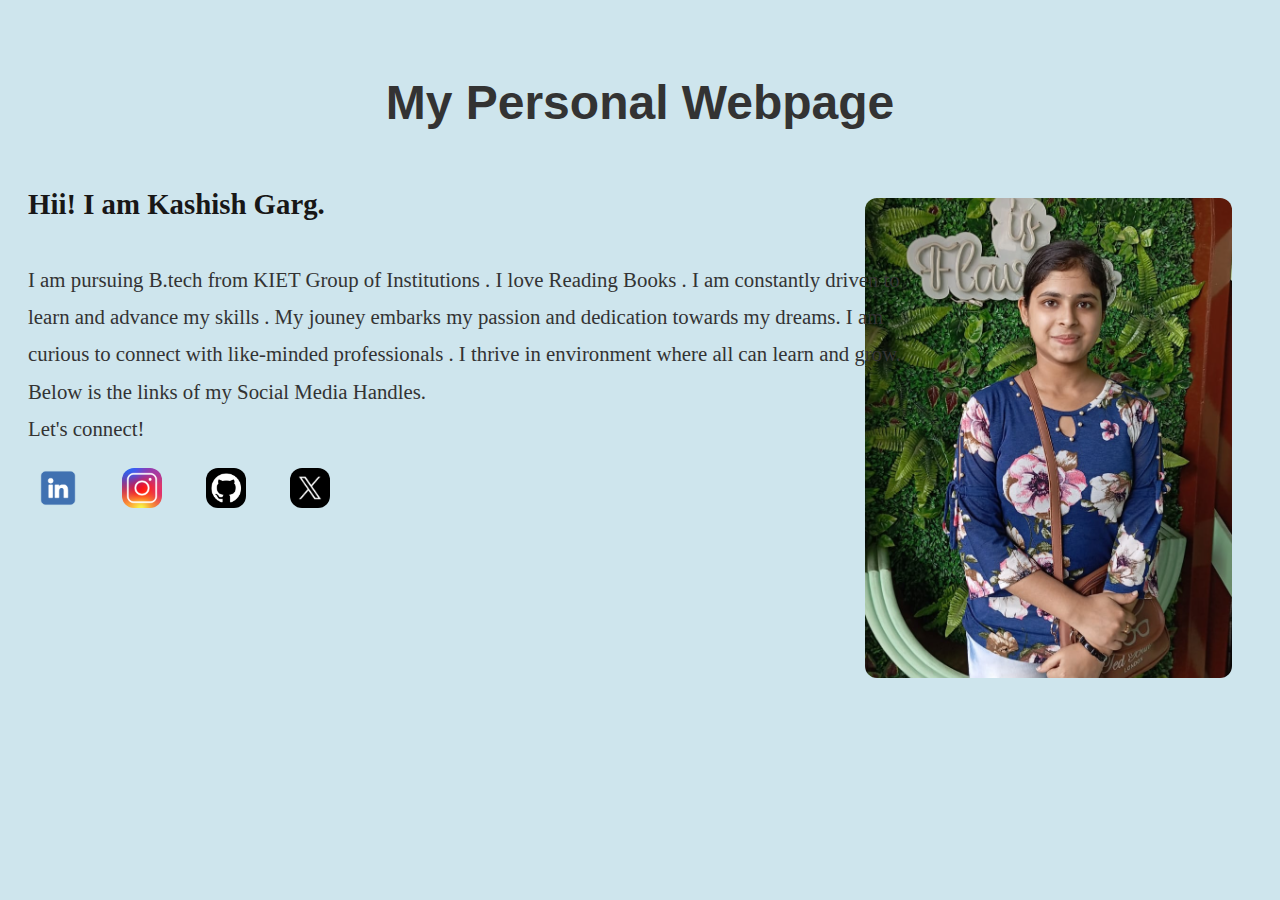
<file: ASSETS FOR EASY PROJECT/index.html>
<!DOCTYPE html>
<title>Kashish Garg Personal Webpage</title>
<body>
<link rel="stylesheet" type="text/css" href="file.css" />
<h1>My Personal Webpage</h1>
<h3>Hii! I am Kashish Garg.</h3>
<p>  I am pursuing B.tech from KIET Group of Institutions . I love Reading Books . I am constantly 
     driven to learn and advance my skills . My jouney embarks my passion and dedication towards my dreams.
     I am curious to connect with like-minded professionals . I thrive in environment where all can learn and grow.
     Below is the links of my Social Media Handles.<br>
     Let's connect!
</p>
      <img src="final.jpg">
      <a href="https://www.linkedin.com/in/kashish-garg-7a3763298">
      <img src="image.png">
    </a>
      <a href="https://www.instagram.com/kashish_garg24?igsh=ZjEzd2FtaTkzM2Vl">
        <img src="instagram.webp">
      </a>
      <a href="https://github.com/Kashishgarg248">
        <img src="github-icon.png">
      </a>
      <a href="https://x.com/kashish_garg24?t=knC0KsRlzK1K4ByE-sOmkg&s=09">
        <img src="Twitter-new-logo.jpeg">
      </a>
      </body>
      </html>
</file>
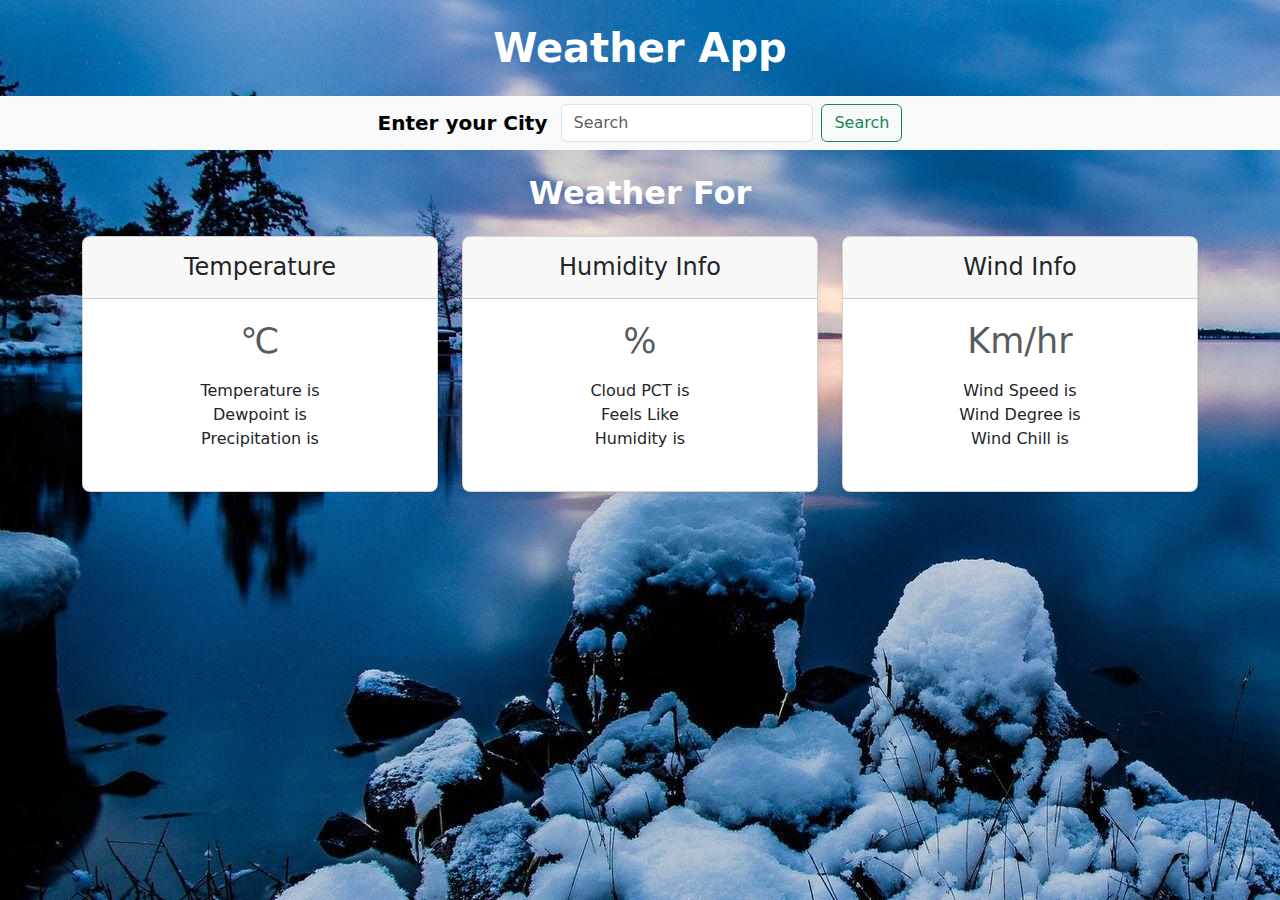
<file: ASSETS FOR INTERMEDIATE PROJECT/index.html>
<!Doctype html>
  <head>
    <title>Weather App</title>
     <link rel="stylesheet" href="style.css"/>
    <link href="https://cdn.jsdelivr.net/npm/bootstrap@5.3.3/dist/css/bootstrap.min.css" rel="stylesheet"
     integrity="sha384-QWTKZyjpPEjISv5WaRU9OFeRpok6YctnYmDr5pNlyT2bRjXh0JMhjY6hW+ALEwIH" crossorigin="anonymous">
  </head>
  <body background="3481767.jpg" >
    <h1 class="my-4 text-center"><b>Weather App</b></h1>
    <nav class="navbar navbar-expand-lg bg-body-tertiary">
      <div class="container-fluid justify-content-center"> 
        <div class="row align-items-center"> 
          <div class="col-lg-4 text-center"> 
            <a class="navbar-brand" href="#"><b>Enter your City</b></a>
          </div>
          <div class="col-lg-8 text-center"> 
            <form class="d-flex w-100" role="search" id="weatherForm"> 
              <input id="city" class="form-control me-2" type="search" placeholder="Search" aria-label="Search">
              <button class="btn btn-outline-success" type="submit" id="submit">Search</button>
            </form></div>
        </div>
      </div>
    </nav>
    
    <div class="container">
        <h2 class="my-4 text-center" ><b> Weather For <span id="cityName"></span></b></h2>
        <main>
          
            <div class="row row-cols-1 row-cols-md-3 mb-3 text-center">
              <div class="col">
                <div class="card mb-4 rounded-3 shadow-sm">
                  <div class="card-header py-3">
                    <h4 class="my-0 fw-normal">Temperature</h4>
                  </div>
                  <div class="card-body" >
                    <h1 class="card-title pricing-card-title"><span id="temp2"></span><small class="text-body-secondary fw-light">
                      <span>&#8451;</span></small></h1>
                    <ul class="list-unstyled mt-3 mb-4">
                      <li>Temperature is <span id="temp"></span></li>
                      <li>Dewpoint is <span id="dew_point"></span></li>
                      <li>Precipitation is <span id="precip"></span></li>
                      
                    </ul>
                  </div>
                </div>
              </div>
              <div class="col">
                <div class="card mb-4 rounded-3 shadow-sm">
                  <div class="card-header py-3">
                    <h4 class="my-0 fw-normal">Humidity Info</h4>
                  </div>
                  <div class="card-body">
                    <h1 class="card-title pricing-card-title"><span id="humidity2"></span><small class="text-body-secondary fw-light">%
                   </small></h1>
                    <ul class="list-unstyled mt-3 mb-4">
                        <li>Cloud PCT is <span id="cloud_pct"></span></li>
                        <li>Feels Like <span id="feels_like"></span></li>
                        <li>Humidity is <span id="humidity"></span></li>
                    </ul>
                  </div>
                </div>
              </div>
              <div class="col">
                <div class="card mb-4 rounded-3 shadow-sm ">
                  <div class="card-header py-3 ">
                    <h4 class="my-0 fw-normal">Wind Info</h4>
                  </div>
                  <div class="card-body">
                    <h1 class="card-title pricing-card-title"><span id="wind_speed2"></span><small class="text-body-secondary fw-light">
                      Km/hr</small></h1>
                    <ul class="list-unstyled mt-3 mb-4">
                        <li>Wind Speed is <span id="wind_speed"></span></li>
                        <li>Wind Degree is <span id="wind_degree"></span></li>
                        <li>Wind Chill is <span id="windchill_c"></span></li>
                    </ul>
                  </div>
                </div>
              </div>
            </div>
          </main>
      </div>
      
    <script src="https://cdn.jsdelivr.net/npm/bootstrap@5.3.3/dist/js/bootstrap.bundle.min.js"
     integrity="sha384-YvpcrYf0tY3lHB60NNkmXc5s9fDVZLESaAA55NDzOxhy9GkcIdslK1eN7N6jIeHz" crossorigin="anonymous"></script>
    <script src="script.js"></script>
  
</body>
</html>
</file>
<file: ASSETS FOR EASY PROJECT/file.css>
body {
    line-height: 1.8;
    padding: 20px;
    background-color: rgb(206, 229, 237);
}

h1 {
    color: #333;
    text-align: center;
    font-size: 3rem;
    font-family: 'Franklin Gothic Medium', 'Arial Narrow', Arial, sans-serif;
}

h3 {
    color: #181717;
    text-align: left;
    font-size: 1.8rem;
}

p {
    max-width: 900px;
    color: #333;
    text-align: left;
    font-size: 1.3rem;
    margin-top: 30px;
}
img { 
    float: right;
    margin-right: 20px;  
    width: 30%;
    max-height: 480px;
    object-fit: cover;
    display: flex;
    border-radius: 12px;
    margin-top: -270px;
}
a {
    margin: 0 10px;
    display: inline-block;
    margin-top: 270px;
}

a img {
    width: 40px; 
    height: auto;
    transition: transform 0.3s; 
}

a img:hover {
    transform: scale(1.1); 
}
</file>
<file: ASSETS FOR INTERMEDIATE PROJECT/style.css>
h1, h2, h3, h4, h5, h6 {
    margin: 0;
    text-align: center; 
}
.my-4 {
    margin-top: 1.5rem;
    margin-bottom: 1.5rem;
}

.text-center {
    text-align: center;
}

h1.my-4.text-center {
    color: white !important;
    font-weight: bold;
}
h2.my-4.text-center {
    color: white !important;
    font-weight: bold;
}
.form-control {
max-width: none; 
}

@media (max-width: 992px) {
.navbar-brand {
font-size: 1rem; 
}
}
</file>
